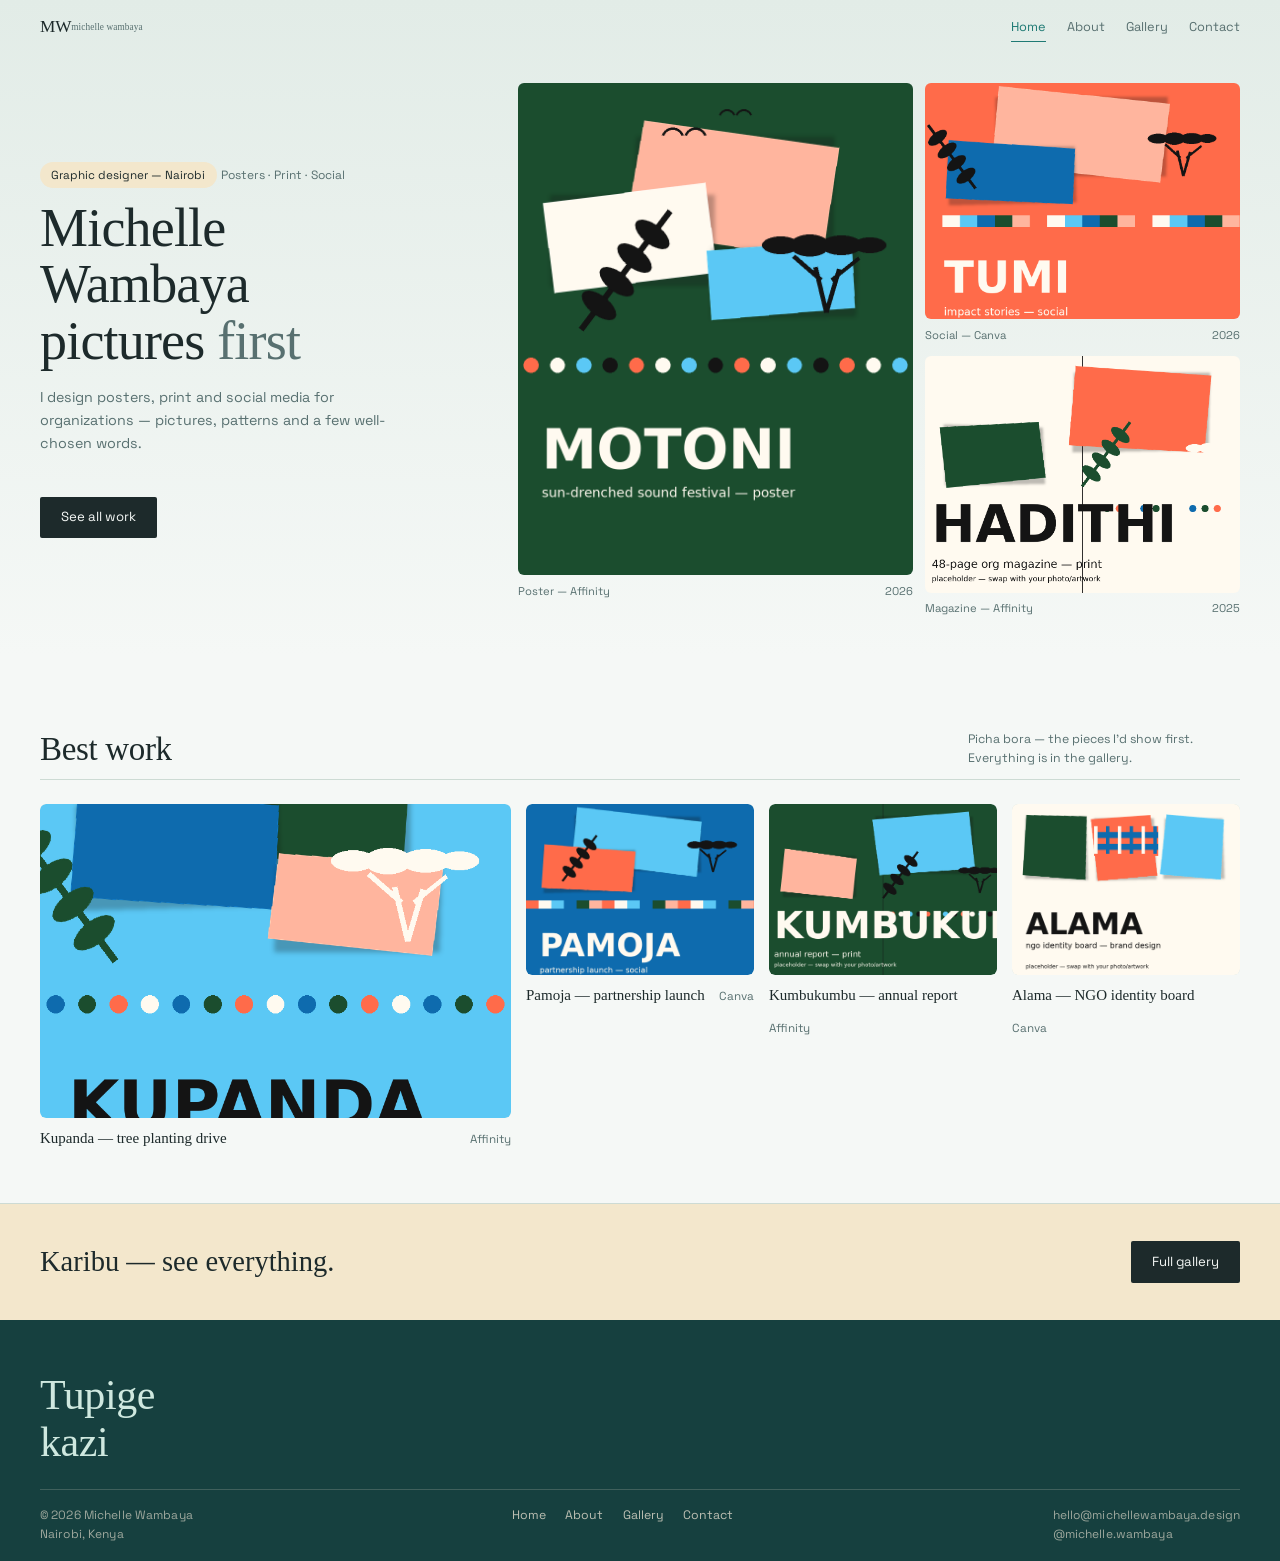
<file: index.html>
<!DOCTYPE html>
<html lang="en">
<head>
<meta charset="UTF-8">
<meta name="viewport" content="width=device-width, initial-scale=1.0">
<title>Michelle Wambaya — Graphic Designer</title>
<meta name="description" content="Michelle Wambaya is a Nairobi-based graphic designer specializing in posters, print design and social media for organizations.">
<link rel="preconnect" href="https://fonts.googleapis.com">
<link rel="preconnect" href="https://fonts.gstatic.com" crossorigin>
<link href="https://fonts.googleapis.com/css2?family=Archivo+Black&family=Space+Grotesk:wght@400;500;700&family=Space+Mono:wght@400;700&display=swap" rel="stylesheet">
<link rel="stylesheet" href="assets/css/style.css">
</head>
<body data-page="index">
<div class="grain" aria-hidden="true"></div>
<div class="cursor" aria-hidden="true"></div>
<div class="cursor-ring" aria-hidden="true"></div>
<header class="nav">
  <a class="nav-logo" href="index.html">MW<span class="dot" aria-hidden="true"></span><span class="mono" style="font-size:.62rem">michelle wambaya</span></a>
  <nav class="nav-links" aria-label="Main navigation">
    <a href="index.html" class="active" aria-current="page">Home</a>
    <a href="about.html">About</a>
    <a href="gallery.html">Gallery</a>
    <a href="contact.html">Contact</a>
  </nav>
  <button class="nav-burger" aria-label="Toggle menu" aria-expanded="false"><span></span><span></span><span></span></button>
</header>
<nav class="menu-overlay" aria-label="Mobile navigation">
  <a href="index.html"><span class="menu-idx">01</span>Home</a>
  <a href="about.html"><span class="menu-idx">02</span>About</a>
  <a href="gallery.html"><span class="menu-idx">03</span>Gallery</a>
  <a href="contact.html"><span class="menu-idx">04</span>Contact</a>
</nav>
<main>
  <section class="hero">
    <p class="hero-bg-word" aria-hidden="true">PICHA</p>
    <div class="shape-stage" aria-hidden="true">
      <div class="shape" data-depth="1.4" style="top:8%;right:12%">
        <div class="cube" style="--s:88px;--c1:#ff6b4a;--c2:#5bc8f5;--c3:#1b4d2e;--dur:16s">
          <div class="face f1"></div><div class="face f2"></div><div class="face f3"></div>
          <div class="face f4"></div><div class="face f5"></div><div class="face f6"></div>
        </div>
      </div>
      <div class="shape" data-depth="0.7" style="top:58%;left:-2%">
        <div class="sphere" style="--s:64px;--c1:#fffaf0;--c2:#ff6b4a;--c3:#0e6bae;--dur:7s"></div>
      </div>
      <div class="shape" data-depth="0.5" style="bottom:20%;right:32%">
        <div class="ring" style="--s:140px;--c1:#1b4d2e;--dur:18s"></div>
      </div>
      <div class="shape" data-depth="1.1" style="top:26%;left:40%">
        <div class="prism" style="--s:64px;--c1:#0e6bae;--c2:#ff6b4a;--dur:8s"></div>
      </div>
    </div>

    <div class="hero-inner">
      <div>
        <div class="hero-kicker reveal">
          <span class="tag">Graphic designer — Nairobi</span>
          <span class="mono">Posters · Print · Social</span>
        </div>
        <h1 class="hero-title display reveal">
          <span class="l1">Michelle</span>
          <span class="l2">Wambaya</span>
          <span class="l3">pictures <span class="outline">first</span></span>
        </h1>
        <p class="hero-intro reveal">
          I design posters, print and social media for organizations —
          pictures, patterns and a few well-chosen words.
        </p>
        <p class="reveal" style="margin-top:1.6rem">
          <a class="dl-btn" href="gallery.html" style="text-decoration:none">See all work</a>
        </p>
      </div>
      <div class="hero-side" aria-label="Featured work preview">
        <a class="float-card fc1 reveal" href="gallery.html" data-depth="1.2">
          <img src="assets/img/poster-1.png" alt="Motoni poster placeholder — torn-paper collage with acacia silhouette and beadwork strip on forest green">
          <span class="fc-label"><span>Poster — Affinity</span><span>2026</span></span>
        </a>
        <a class="float-card fc2 reveal" href="gallery.html" data-depth="0.8">
          <img src="assets/img/social-2.png" alt="Tumi social post placeholder — coral collage with kikoi stripe band and acacia silhouette">
          <span class="fc-label"><span>Social — Canva</span><span>2026</span></span>
        </a>
        <a class="float-card fc3 reveal" href="gallery.html" data-depth="1.0">
          <img src="assets/img/print-1.png" alt="Hadithi magazine spread placeholder — torn-paper collage with leaf branch on ivory">
          <span class="fc-label"><span>Magazine — Affinity</span><span>2025</span></span>
        </a>
      </div>
    </div>

    <div class="hero-marquee" aria-hidden="true">
      <div class="marquee-track">
        <span>Posters <i>●</i> Print <i>●</i> Social <i>●</i> Picha <i>●</i> Mifumo <i>●</i> Rangi <i>●</i> Posters <i>●</i> Print <i>●</i> Social <i>●</i> Picha <i>●</i> Mifumo <i>●</i> Rangi <i>●</i>&nbsp;</span>
        <span>Posters <i>●</i> Print <i>●</i> Social <i>●</i> Picha <i>●</i> Mifumo <i>●</i> Rangi <i>●</i> Posters <i>●</i> Print <i>●</i> Social <i>●</i> Picha <i>●</i> Mifumo <i>●</i> Rangi <i>●</i>&nbsp;</span>
      </div>
    </div>
  </section>

  <section class="section" style="padding-top:clamp(3rem,6vw,5rem)">
    <div class="sec-head">
      <h2 class="sec-title display reveal">Best <em>work</em></h2>
      <p class="sec-note reveal">Picha bora — the pieces I'd show first. Everything is in the gallery.</p>
    </div>
    <div class="work-ed">
      <article class="work-item we-a reveal">
        <span class="wi-num" aria-hidden="true">01</span>
        <a href="gallery.html">
          <div class="wi-img"><img src="assets/img/poster-5.png" alt="Kupanda poster placeholder — sky blue torn-paper collage with leaf branch and beadwork strip" loading="lazy"></div>
          <div class="wi-meta"><h3>Kupanda — tree planting drive</h3><span class="tool-chip affinity">Affinity</span></div>
        </a>
      </article>
      <article class="work-item we-b reveal">
        <span class="wi-num" aria-hidden="true">02</span>
        <a href="gallery.html">
          <div class="wi-img"><img src="assets/img/social-5.png" alt="Pamoja social post placeholder — ocean blue collage with kikoi stripe band" loading="lazy"></div>
          <div class="wi-meta"><h3>Pamoja — partnership launch</h3><span class="tool-chip canva">Canva</span></div>
        </a>
      </article>
      <article class="work-item we-c reveal">
        <span class="wi-num" aria-hidden="true">03</span>
        <a href="gallery.html">
          <div class="wi-img"><img src="assets/img/print-2.png" alt="Kumbukumbu annual report placeholder — forest green collage with torn paper and acacia silhouette" loading="lazy"></div>
          <div class="wi-meta"><h3>Kumbukumbu — annual report</h3><span class="tool-chip affinity">Affinity</span></div>
        </a>
      </article>
      <article class="work-item we-d reveal">
        <span class="wi-num" aria-hidden="true">04</span>
        <a href="gallery.html">
          <div class="wi-img"><img src="assets/img/brand-1.png" alt="Alama NGO identity board placeholder — ivory brand board with shuka-check pattern and logo tiles" loading="lazy"></div>
          <div class="wi-meta"><h3>Alama — NGO identity board</h3><span class="tool-chip canva">Canva</span></div>
        </a>
      </article>
    </div>
  </section>

  <div class="cta-band">
    <h3 class="reveal">Karibu — see everything.</h3>
    <a href="gallery.html" class="reveal">Full gallery</a>
  </div>
</main>
<div class="pattern-band" aria-hidden="true"></div>
<footer class="footer">
  <span class="vert vert-label mono" aria-hidden="true">asante — thank you</span>
  <p class="footer-giant reveal">Tupige<br><a href="contact.html">kazi</a></p>
  <div class="footer-grid">
    <p class="mono">© <span class="js-year"></span> Michelle Wambaya<br>Nairobi, Kenya</p>
    <nav aria-label="Footer navigation">
      <a href="index.html">Home</a>
      <a href="about.html">About</a>
      <a href="gallery.html">Gallery</a>
      <a href="contact.html">Contact</a>
    </nav>
    <p class="mono">hello@michellewambaya.design<br>@michelle.wambaya</p>
  </div>
</footer><script src="assets/js/main.js"></script>
</body>
</html>
</file>
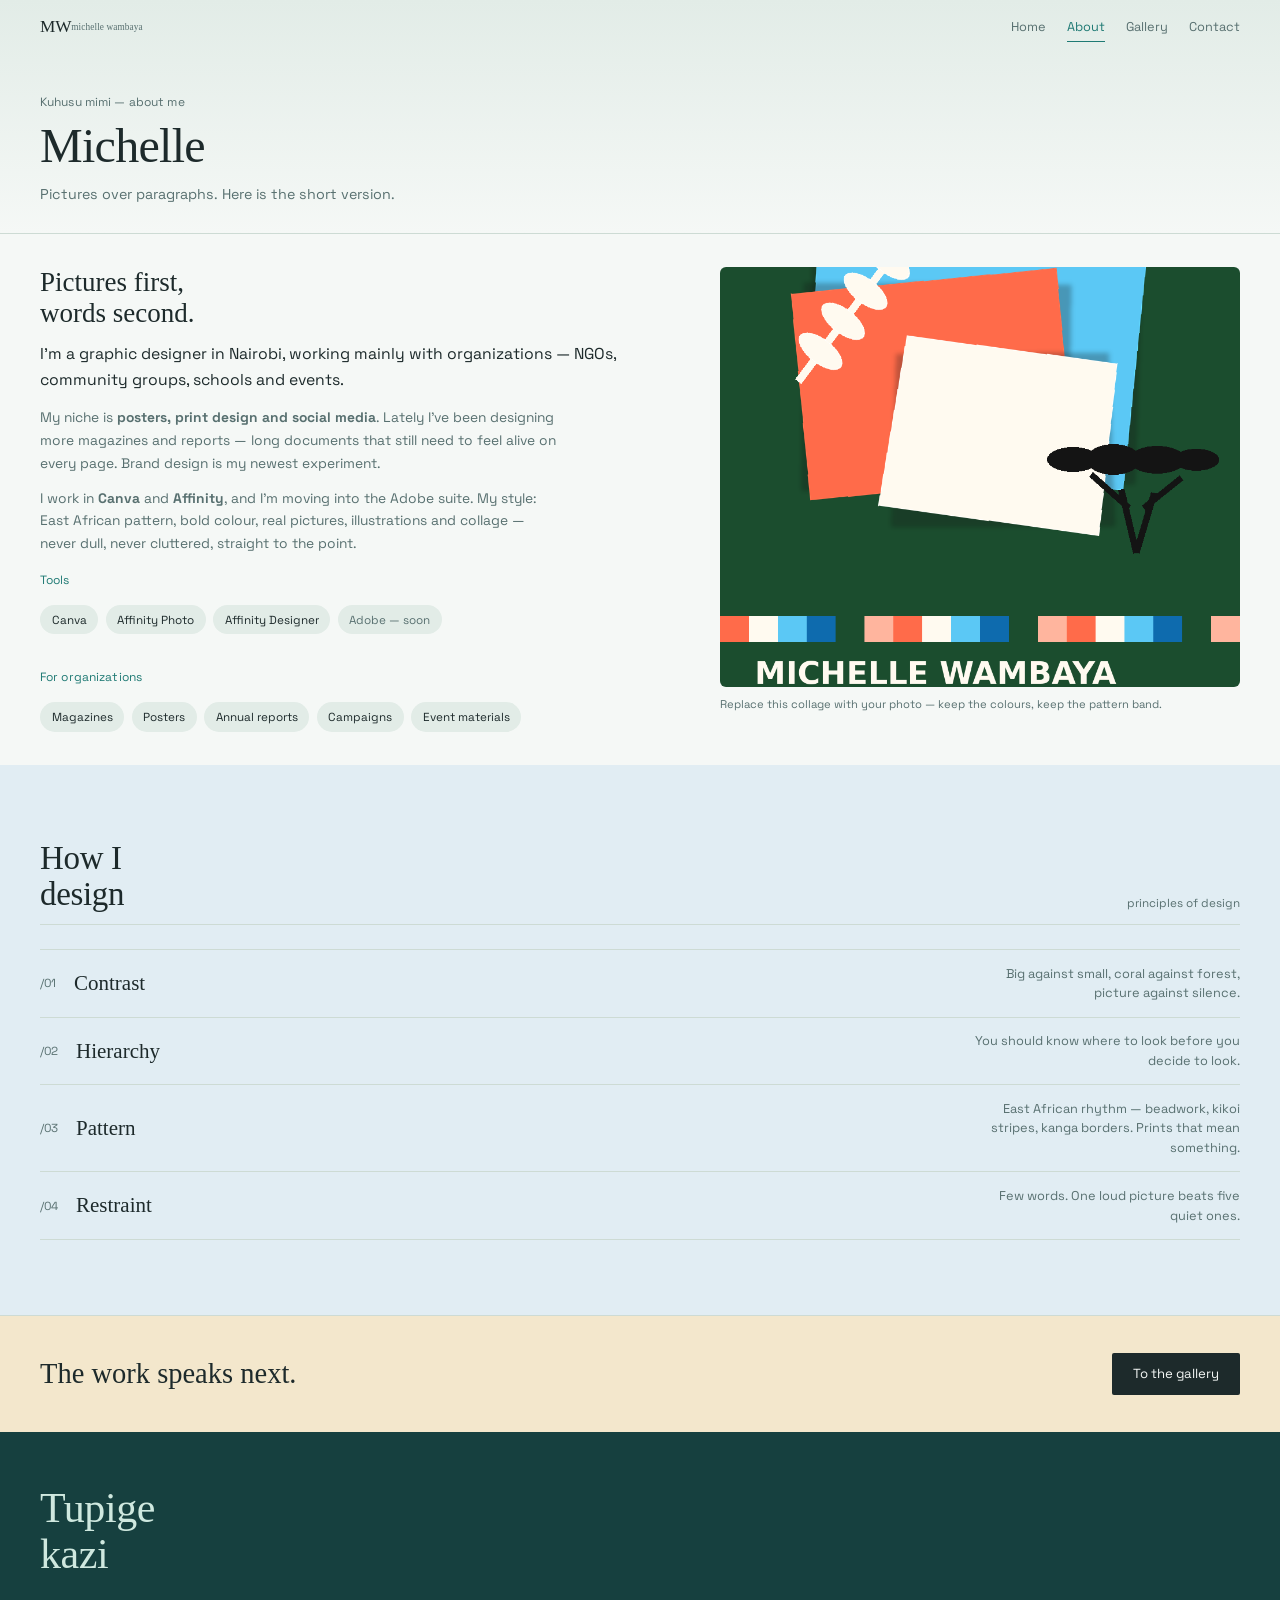
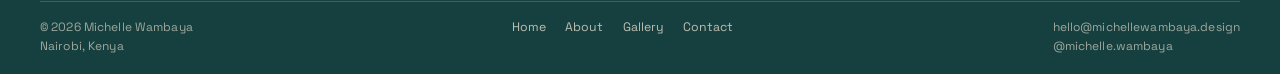
<file: about.html>
<!DOCTYPE html>
<html lang="en">
<head>
<meta charset="UTF-8">
<meta name="viewport" content="width=device-width, initial-scale=1.0">
<title>About — Michelle Wambaya</title>
<meta name="description" content="More about Michelle Wambaya — Nairobi-based graphic designer working with organizations on posters, print, magazines and social media.">
<link rel="preconnect" href="https://fonts.googleapis.com">
<link rel="preconnect" href="https://fonts.gstatic.com" crossorigin>
<link href="https://fonts.googleapis.com/css2?family=Archivo+Black&family=Space+Grotesk:wght@400;500;700&family=Space+Mono:wght@400;700&display=swap" rel="stylesheet">
<link rel="stylesheet" href="assets/css/style.css">
</head>
<body data-page="about">
<div class="grain" aria-hidden="true"></div>
<div class="cursor" aria-hidden="true"></div>
<div class="cursor-ring" aria-hidden="true"></div>
<header class="nav">
  <a class="nav-logo" href="index.html">MW<span class="dot" aria-hidden="true"></span><span class="mono" style="font-size:.62rem">michelle wambaya</span></a>
  <nav class="nav-links" aria-label="Main navigation">
    <a href="index.html">Home</a>
    <a href="about.html" class="active" aria-current="page">About</a>
    <a href="gallery.html">Gallery</a>
    <a href="contact.html">Contact</a>
  </nav>
  <button class="nav-burger" aria-label="Toggle menu" aria-expanded="false"><span></span><span></span><span></span></button>
</header>
<nav class="menu-overlay" aria-label="Mobile navigation">
  <a href="index.html"><span class="menu-idx">01</span>Home</a>
  <a href="about.html"><span class="menu-idx">02</span>About</a>
  <a href="gallery.html"><span class="menu-idx">03</span>Gallery</a>
  <a href="contact.html"><span class="menu-idx">04</span>Contact</a>
</nav>
<main>
  <section class="page-hero">
    <div class="shape-stage" aria-hidden="true">
      <div class="shape" data-depth="1.2" style="top:26%;right:14%">
        <div class="sphere" style="--s:80px;--c1:#fffaf0;--c2:#ff6b4a;--c3:#1b4d2e;--dur:6.5s"></div>
      </div>
    </div>
    <span class="mono reveal">Kuhusu mimi — about me</span>
    <h1 class="ph-title display reveal">Michelle</h1>
    <p class="ph-sub reveal">Pictures over paragraphs. Here is the short version.</p>
  </section>

  <div class="pattern-band" aria-hidden="true"></div>

  <section class="ab-grid">
    <div class="ab-txt">
      <h2 class="reveal">Pictures first,<br><span>words second.</span></h2>
      <p class="lede reveal">I'm a graphic designer in Nairobi, working mainly with organizations — NGOs, community groups, schools and events.</p>
      <p class="reveal">My niche is <strong>posters, print design and social media</strong>. Lately I've been designing more magazines and reports — long documents that still need to feel alive on every page. Brand design is my newest experiment.</p>
      <p class="reveal">I work in <strong>Canva</strong> and <strong>Affinity</strong>, and I'm moving into the Adobe suite. My style: East African pattern, bold colour, real pictures, illustrations and collage — never dull, never cluttered, straight to the point.</p>
      <div class="reveal">
        <span class="mono" style="color:var(--tomato)">Tools</span>
        <div class="tool-list">
          <span class="tool-pill">Canva</span>
          <span class="tool-pill">Affinity Photo</span>
          <span class="tool-pill">Affinity Designer</span>
          <span class="tool-pill next">Adobe — soon</span>
        </div>
      </div>
      <div class="reveal" style="margin-top:2rem">
        <span class="mono" style="color:var(--tomato)">For organizations</span>
        <div class="tool-list">
          <span class="tool-pill">Magazines</span>
          <span class="tool-pill">Posters</span>
          <span class="tool-pill">Annual reports</span>
          <span class="tool-pill">Campaigns</span>
          <span class="tool-pill">Event materials</span>
        </div>
      </div>
    </div>
    <figure class="ab-img reveal">
      <img src="assets/img/portrait.png" alt="Portrait placeholder — layered torn-paper collage in forest green, sky blue and coral with acacia silhouette and kikoi stripe band">
      <figcaption>Replace this collage with your photo — keep the colours, keep the pattern band.</figcaption>
    </figure>
  </section>

  <div class="pattern-band" aria-hidden="true"></div>

  <section class="section interests" style="padding-top:clamp(3rem,6vw,5rem);padding-bottom:clamp(3rem,6vw,5rem)">
    <div class="sec-head">
      <h2 class="sec-title display reveal">How I<br>design</h2>
      <span class="int-tag reveal">principles of design</span>
    </div>
    <ul class="int-list">
      <li class="int-row reveal"><span class="idx">/01</span><h3>Contrast</h3><p>Big against small, coral against forest, picture against silence.</p></li>
      <li class="int-row reveal"><span class="idx">/02</span><h3>Hierarchy</h3><p>You should know where to look before you decide to look.</p></li>
      <li class="int-row reveal"><span class="idx">/03</span><h3>Pattern</h3><p>East African rhythm — beadwork, kikoi stripes, kanga borders. Prints that mean something.</p></li>
      <li class="int-row reveal"><span class="idx">/04</span><h3>Restraint</h3><p>Few words. One loud picture beats five quiet ones.</p></li>
    </ul>
  </section>

  <div class="cta-band">
    <h3 class="reveal">The work speaks next.</h3>
    <a href="gallery.html" class="reveal">To the gallery</a>
  </div>
</main>
<div class="pattern-band" aria-hidden="true"></div>
<footer class="footer">
  <span class="vert vert-label mono" aria-hidden="true">asante — thank you</span>
  <p class="footer-giant reveal">Tupige<br><a href="contact.html">kazi</a></p>
  <div class="footer-grid">
    <p class="mono">© <span class="js-year"></span> Michelle Wambaya<br>Nairobi, Kenya</p>
    <nav aria-label="Footer navigation">
      <a href="index.html">Home</a>
      <a href="about.html">About</a>
      <a href="gallery.html">Gallery</a>
      <a href="contact.html">Contact</a>
    </nav>
    <p class="mono">hello@michellewambaya.design<br>@michelle.wambaya</p>
  </div>
</footer><script src="assets/js/main.js"></script>
</body>
</html>
</file>
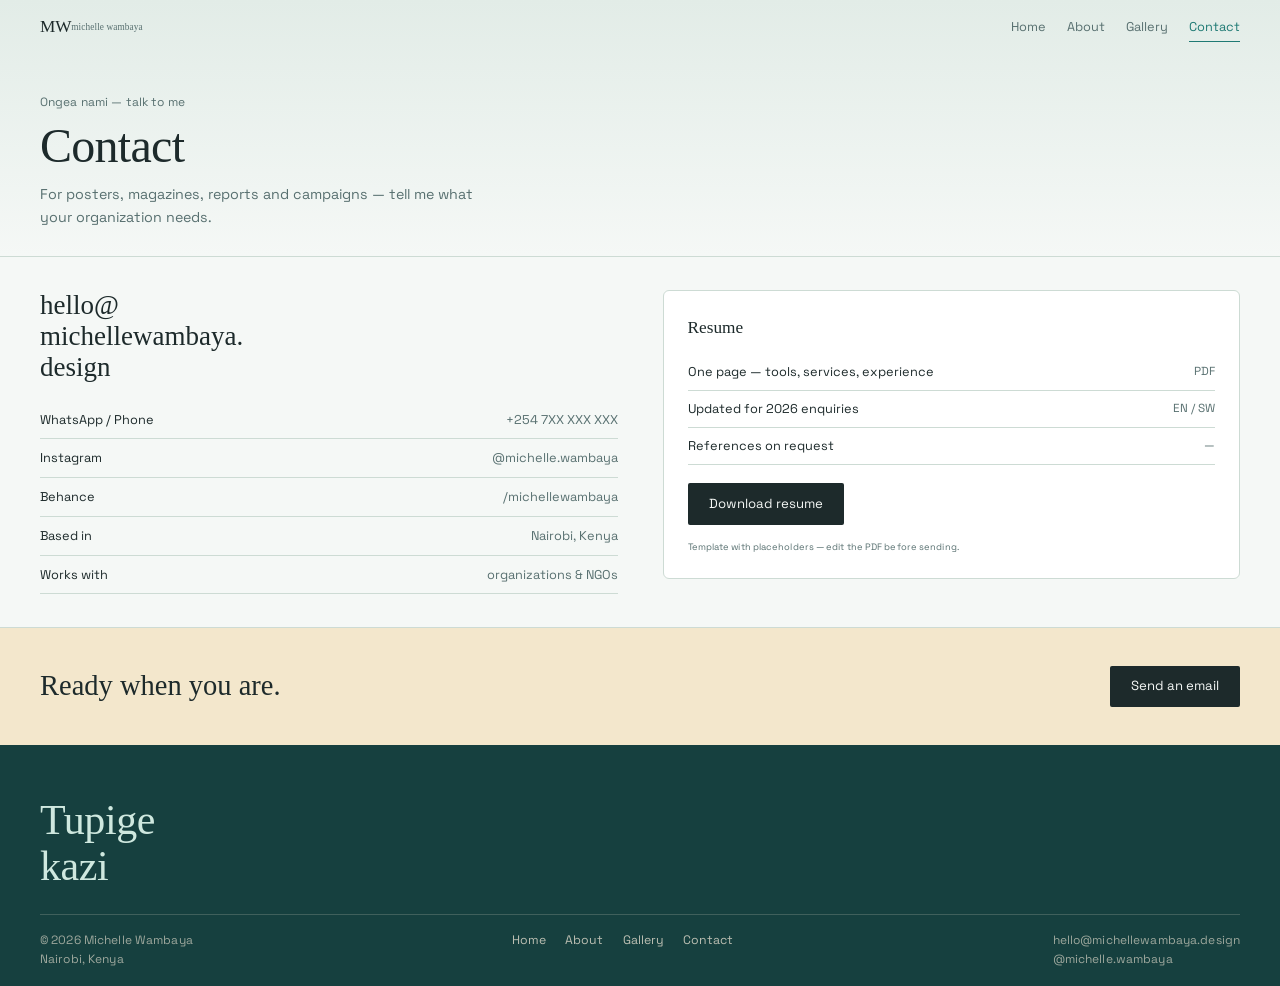
<file: contact.html>
<!DOCTYPE html>
<html lang="en">
<head>
<meta charset="UTF-8">
<meta name="viewport" content="width=device-width, initial-scale=1.0">
<title>Contact — Michelle Wambaya</title>
<meta name="description" content="Contact Michelle Wambaya and download her resume.">
<link rel="preconnect" href="https://fonts.googleapis.com">
<link rel="preconnect" href="https://fonts.gstatic.com" crossorigin>
<link href="https://fonts.googleapis.com/css2?family=Archivo+Black&family=Space+Grotesk:wght@400;500;700&family=Space+Mono:wght@400;700&display=swap" rel="stylesheet">
<link rel="stylesheet" href="assets/css/style.css">
</head>
<body data-page="contact">
<div class="grain" aria-hidden="true"></div>
<div class="cursor" aria-hidden="true"></div>
<div class="cursor-ring" aria-hidden="true"></div>
<header class="nav">
  <a class="nav-logo" href="index.html">MW<span class="dot" aria-hidden="true"></span><span class="mono" style="font-size:.62rem">michelle wambaya</span></a>
  <nav class="nav-links" aria-label="Main navigation">
    <a href="index.html">Home</a>
    <a href="about.html">About</a>
    <a href="gallery.html">Gallery</a>
    <a href="contact.html" class="active" aria-current="page">Contact</a>
  </nav>
  <button class="nav-burger" aria-label="Toggle menu" aria-expanded="false"><span></span><span></span><span></span></button>
</header>
<nav class="menu-overlay" aria-label="Mobile navigation">
  <a href="index.html"><span class="menu-idx">01</span>Home</a>
  <a href="about.html"><span class="menu-idx">02</span>About</a>
  <a href="gallery.html"><span class="menu-idx">03</span>Gallery</a>
  <a href="contact.html"><span class="menu-idx">04</span>Contact</a>
</nav>
<main>
  <section class="page-hero">
    <div class="shape-stage" aria-hidden="true">
      <div class="shape" data-depth="1.3" style="top:16%;right:8%">
        <div class="cube" style="--s:72px;--c1:#ff6b4a;--c2:#1b4d2e;--c3:#fffaf0;--dur:14s">
          <div class="face f1"></div><div class="face f2"></div><div class="face f3"></div>
          <div class="face f4"></div><div class="face f5"></div><div class="face f6"></div>
        </div>
      </div>
      <div class="shape" data-depth="0.7" style="bottom:10%;left:8%">
        <div class="prism" style="--s:56px;--c1:#1b4d2e;--c2:#5bc8f5;--dur:6.5s"></div>
      </div>
    </div>
    <span class="mono reveal">Ongea nami — talk to me</span>
    <h1 class="ph-title display reveal">Contact</h1>
    <p class="ph-sub reveal">For posters, magazines, reports and campaigns — tell me what your organization needs.</p>
  </section>

  <div class="ct-wrap">
    <div class="reveal">
      <span class="mono" style="color:var(--cream)"> </span>
      <a class="ct-mail" href="mailto:hello@michellewambaya.design">hello@<br>michellewambaya.<br>design</a>
      <ul class="ct-list">
        <li><span>WhatsApp / Phone</span><span>+254 7XX XXX XXX</span></li>
        <li><span>Instagram</span><span>@michelle.wambaya</span></li>
        <li><span>Behance</span><span>/michellewambaya</span></li>
        <li><span>Based in</span><span>Nairobi, Kenya</span></li>
        <li><span>Works with</span><span>organizations &amp; NGOs</span></li>
      </ul>
    </div>
    <div class="resume-card reveal">
      <h3>Resume</h3>
      <div class="resume-row"><span>One page — tools, services, experience</span><span>PDF</span></div>
      <div class="resume-row"><span>Updated for 2026 enquiries</span><span>EN / SW</span></div>
      <div class="resume-row"><span>References on request</span><span>—</span></div>
      <a class="dl-btn" href="assets/michelle-wambaya-resume.pdf" download>Download resume</a>
      <p class="mono" style="margin-top:1rem;font-size:.62rem;color:var(--ink-soft)">Template with placeholders — edit the PDF before sending.</p>
    </div>
  </div>

  <div class="pattern-band" aria-hidden="true"></div>

  <div class="cta-band">
    <h3 class="reveal">Ready when you are.</h3>
    <a href="mailto:hello@michellewambaya.design" class="reveal">Send an email</a>
  </div>
</main>
<div class="pattern-band" aria-hidden="true"></div>
<footer class="footer">
  <span class="vert vert-label mono" aria-hidden="true">asante — thank you</span>
  <p class="footer-giant reveal">Tupige<br><a href="contact.html">kazi</a></p>
  <div class="footer-grid">
    <p class="mono">© <span class="js-year"></span> Michelle Wambaya<br>Nairobi, Kenya</p>
    <nav aria-label="Footer navigation">
      <a href="index.html">Home</a>
      <a href="about.html">About</a>
      <a href="gallery.html">Gallery</a>
      <a href="contact.html">Contact</a>
    </nav>
    <p class="mono">hello@michellewambaya.design<br>@michelle.wambaya</p>
  </div>
</footer><script src="assets/js/main.js"></script>
</body>
</html>
</file>
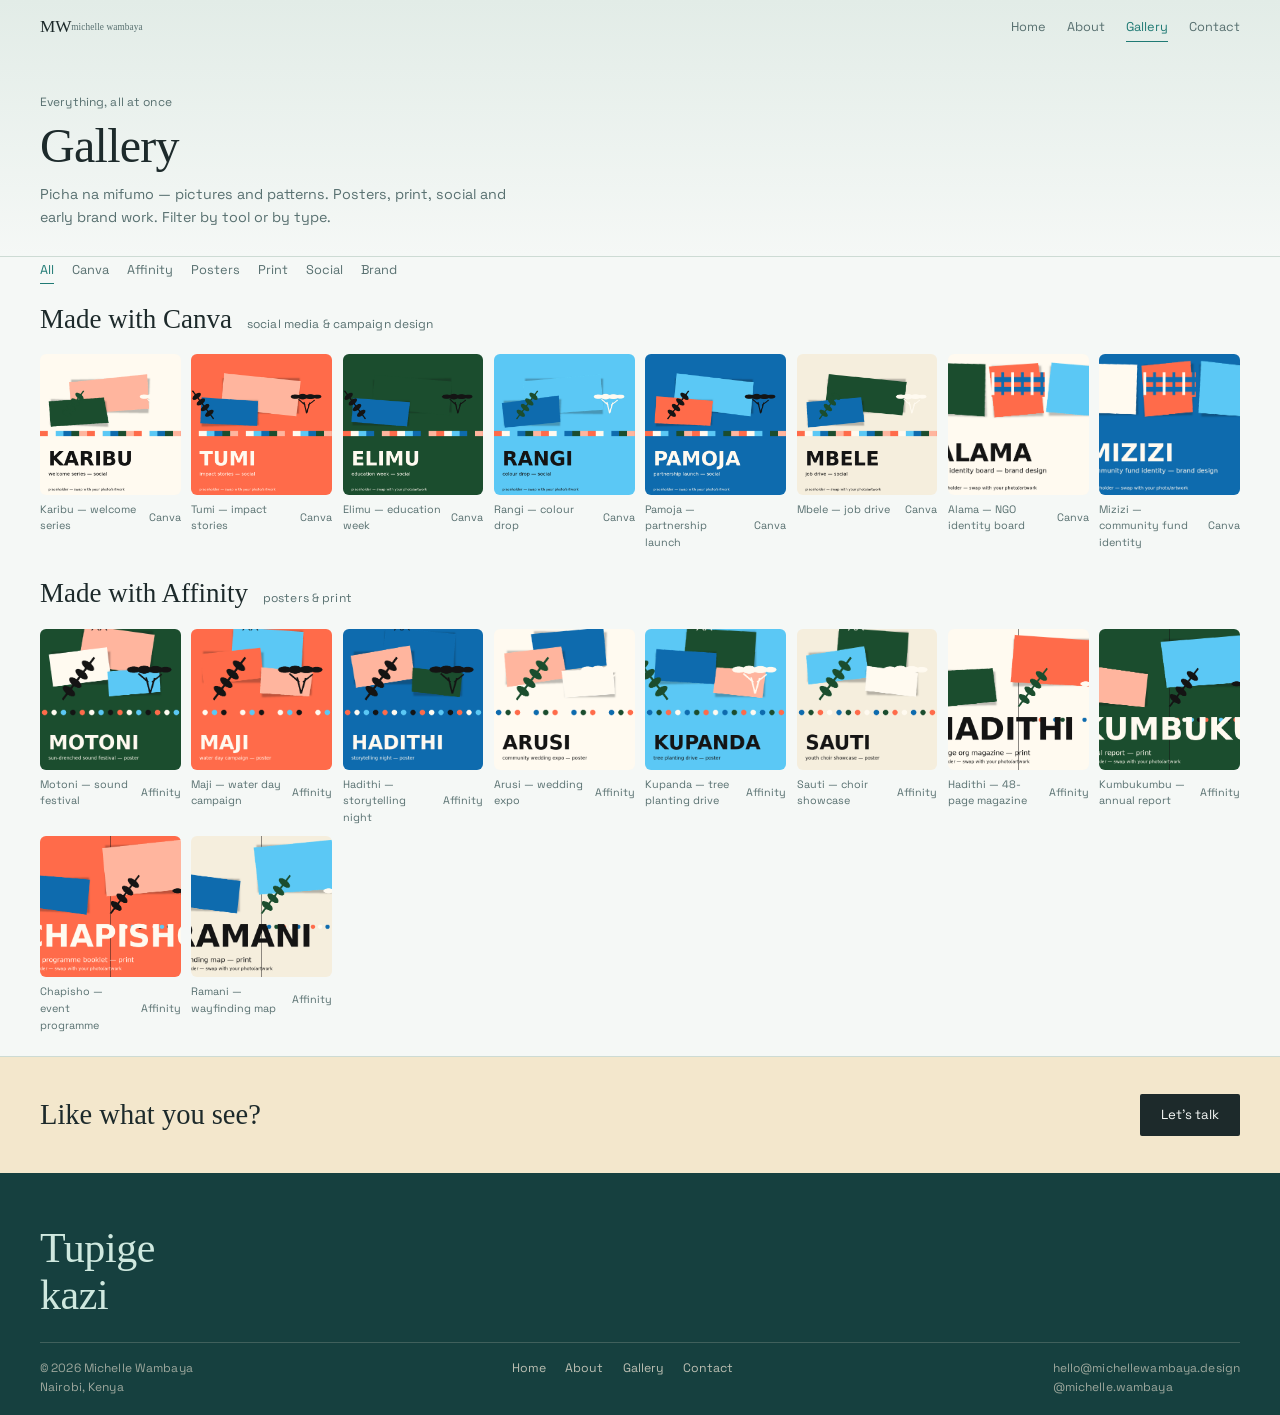
<file: gallery.html>
<!DOCTYPE html>
<html lang="en">
<head>
<meta charset="UTF-8">
<meta name="viewport" content="width=device-width, initial-scale=1.0">
<title>Gallery — Michelle Wambaya</title>
<meta name="description" content="Full gallery of Michelle Wambaya's work — Canva designs, Affinity designs, posters, print, social media and brand design.">
<link rel="preconnect" href="https://fonts.googleapis.com">
<link rel="preconnect" href="https://fonts.gstatic.com" crossorigin>
<link href="https://fonts.googleapis.com/css2?family=Archivo+Black&family=Space+Grotesk:wght@400;500;700&family=Space+Mono:wght@400;700&display=swap" rel="stylesheet">
<link rel="stylesheet" href="assets/css/style.css">
</head>
<body data-page="gallery">
<div class="grain" aria-hidden="true"></div>
<div class="cursor" aria-hidden="true"></div>
<div class="cursor-ring" aria-hidden="true"></div>
<header class="nav">
  <a class="nav-logo" href="index.html">MW<span class="dot" aria-hidden="true"></span><span class="mono" style="font-size:.62rem">michelle wambaya</span></a>
  <nav class="nav-links" aria-label="Main navigation">
    <a href="index.html">Home</a>
    <a href="about.html">About</a>
    <a href="gallery.html" class="active" aria-current="page">Gallery</a>
    <a href="contact.html">Contact</a>
  </nav>
  <button class="nav-burger" aria-label="Toggle menu" aria-expanded="false"><span></span><span></span><span></span></button>
</header>
<nav class="menu-overlay" aria-label="Mobile navigation">
  <a href="index.html"><span class="menu-idx">01</span>Home</a>
  <a href="about.html"><span class="menu-idx">02</span>About</a>
  <a href="gallery.html"><span class="menu-idx">03</span>Gallery</a>
  <a href="contact.html"><span class="menu-idx">04</span>Contact</a>
</nav>
<main>
  <section class="page-hero">
    <div class="shape-stage" aria-hidden="true">
      <div class="shape" data-depth="1.3" style="top:18%;right:8%">
        <div class="cube" style="--s:76px;--c1:#fffaf0;--c2:#5bc8f5;--c3:#1b4d2e;--dur:15s">
          <div class="face f1"></div><div class="face f2"></div><div class="face f3"></div>
          <div class="face f4"></div><div class="face f5"></div><div class="face f6"></div>
        </div>
      </div>
      <div class="shape" data-depth="0.6" style="bottom:14%;left:6%">
        <div class="sphere" style="--s:58px;--c1:#fffaf0;--c2:#ff6b4a;--c3:#0e6bae;--dur:6s"></div>
      </div>
    </div>
    <span class="mono reveal">Everything, all at once</span>
    <h1 class="ph-title display reveal">Gallery</h1>
    <p class="ph-sub reveal">Picha na mifumo — pictures and patterns. Posters, print, social and early brand work. Filter by tool or by type.</p>
  </section>

  <div class="filter-bar reveal" role="group" aria-label="Filter works">
    <button class="filter-chip active" data-filter="all">All</button>
    <button class="filter-chip" data-filter="canva">Canva</button>
    <button class="filter-chip" data-filter="affinity">Affinity</button>
    <button class="filter-chip" data-filter="poster">Posters</button>
    <button class="filter-chip" data-filter="print">Print</button>
    <button class="filter-chip" data-filter="social">Social</button>
    <button class="filter-chip" data-filter="brand">Brand</button>
  </div>

  <!-- ============ CANVA ============ -->
  <section class="gal-section">
    <div class="gal-head reveal">
      <h2>Made with Canva</h2>
      <span class="mono">social media &amp; campaign design</span>
    </div>
    <div class="gal-grid">
      <figure class="g-item g4 gl-rot reveal" data-cat="canva social">
        <img src="assets/img/social-1.png" alt="Karibu social post placeholder — ivory collage with kikoi band" loading="lazy">
        <figcaption class="g-cap"><span>Karibu — welcome series</span><span class="tool-chip canva">Canva</span></figcaption>
      </figure>
      <figure class="g-item g4  reveal" data-cat="canva social">
        <img src="assets/img/social-2.png" alt="Tumi social post placeholder — coral collage with acacia silhouette" loading="lazy">
        <figcaption class="g-cap"><span>Tumi — impact stories</span><span class="tool-chip canva">Canva</span></figcaption>
      </figure>
      <figure class="g-item g4 gr-rot reveal" data-cat="canva social">
        <img src="assets/img/social-3.png" alt="Elimu social post placeholder — forest green collage with leaf branch" loading="lazy">
        <figcaption class="g-cap"><span>Elimu — education week</span><span class="tool-chip canva">Canva</span></figcaption>
      </figure>
      <figure class="g-item g4  reveal" data-cat="canva social">
        <img src="assets/img/social-4.png" alt="Rangi social post placeholder — sky blue collage with torn paper" loading="lazy">
        <figcaption class="g-cap"><span>Rangi — colour drop</span><span class="tool-chip canva">Canva</span></figcaption>
      </figure>
      <figure class="g-item g4 gl-rot reveal" data-cat="canva social">
        <img src="assets/img/social-5.png" alt="Pamoja social post placeholder — ocean blue collage with kikoi band" loading="lazy">
        <figcaption class="g-cap"><span>Pamoja — partnership launch</span><span class="tool-chip canva">Canva</span></figcaption>
      </figure>
      <figure class="g-item g4  reveal" data-cat="canva social">
        <img src="assets/img/social-6.png" alt="Mbele social post placeholder — sand collage with beadwork circles" loading="lazy">
        <figcaption class="g-cap"><span>Mbele — job drive</span><span class="tool-chip canva">Canva</span></figcaption>
      </figure>
      <figure class="g-item g6 gl-rot reveal" data-cat="canva brand">
        <img src="assets/img/brand-1.png" alt="Alama identity board placeholder — ivory brand board with shuka-check pattern" loading="lazy">
        <figcaption class="g-cap"><span>Alama — NGO identity board</span><span class="tool-chip canva">Canva</span></figcaption>
      </figure>
      <figure class="g-item g6  reveal" data-cat="canva brand">
        <img src="assets/img/brand-2.png" alt="Mizizi identity board placeholder — ocean blue brand board with logo tiles" loading="lazy">
        <figcaption class="g-cap"><span>Mizizi — community fund identity</span><span class="tool-chip canva">Canva</span></figcaption>
      </figure>
    </div>
  </section>

  <!-- ============ AFFINITY ============ -->
  <section class="gal-section">
    <div class="gal-head reveal">
      <h2>Made with Affinity</h2>
      <span class="mono">posters &amp; print</span>
    </div>
    <div class="gal-grid">
      <figure class="g-item g4  reveal" data-cat="affinity poster">
        <img src="assets/img/poster-1.png" alt="Motoni poster placeholder — forest green collage with acacia and beadwork strip" loading="lazy">
        <figcaption class="g-cap"><span>Motoni — sound festival</span><span class="tool-chip affinity">Affinity</span></figcaption>
      </figure>
      <figure class="g-item g4 gl-rot reveal" data-cat="affinity poster">
        <img src="assets/img/poster-2.png" alt="Maji poster placeholder — coral collage with torn paper and bird silhouettes" loading="lazy">
        <figcaption class="g-cap"><span>Maji — water day campaign</span><span class="tool-chip affinity">Affinity</span></figcaption>
      </figure>
      <figure class="g-item g4  reveal" data-cat="affinity poster">
        <img src="assets/img/poster-3.png" alt="Hadithi poster placeholder — ocean blue collage with leaf branch" loading="lazy">
        <figcaption class="g-cap"><span>Hadithi — storytelling night</span><span class="tool-chip affinity">Affinity</span></figcaption>
      </figure>
      <figure class="g-item g4 gr-rot reveal" data-cat="affinity poster">
        <img src="assets/img/poster-4.png" alt="Arusi poster placeholder — ivory collage with acacia silhouette" loading="lazy">
        <figcaption class="g-cap"><span>Arusi — wedding expo</span><span class="tool-chip affinity">Affinity</span></figcaption>
      </figure>
      <figure class="g-item g4  reveal" data-cat="affinity poster">
        <img src="assets/img/poster-5.png" alt="Kupanda poster placeholder — sky blue collage with beadwork strip" loading="lazy">
        <figcaption class="g-cap"><span>Kupanda — tree planting drive</span><span class="tool-chip affinity">Affinity</span></figcaption>
      </figure>
      <figure class="g-item g4 gl-rot reveal" data-cat="affinity poster">
        <img src="assets/img/poster-6.png" alt="Sauti poster placeholder — sand collage with torn paper" loading="lazy">
        <figcaption class="g-cap"><span>Sauti — choir showcase</span><span class="tool-chip affinity">Affinity</span></figcaption>
      </figure>
      <figure class="g-item g6  reveal" data-cat="affinity print">
        <img src="assets/img/print-1.png" alt="Hadithi magazine spread placeholder — ivory collage with leaf branch and beadwork" loading="lazy">
        <figcaption class="g-cap"><span>Hadithi — 48-page magazine</span><span class="tool-chip affinity">Affinity</span></figcaption>
      </figure>
      <figure class="g-item g6 gr-rot reveal" data-cat="affinity print">
        <img src="assets/img/print-2.png" alt="Kumbukumbu report spread placeholder — forest green collage with acacia" loading="lazy">
        <figcaption class="g-cap"><span>Kumbukumbu — annual report</span><span class="tool-chip affinity">Affinity</span></figcaption>
      </figure>
      <figure class="g-item g6  reveal" data-cat="affinity print">
        <img src="assets/img/print-3.png" alt="Chapisho programme placeholder — coral collage with beadwork strip" loading="lazy">
        <figcaption class="g-cap"><span>Chapisho — event programme</span><span class="tool-chip affinity">Affinity</span></figcaption>
      </figure>
      <figure class="g-item g6 gl-rot reveal" data-cat="affinity print">
        <img src="assets/img/print-4.png" alt="Ramani map spread placeholder — sand collage with torn paper and acacia" loading="lazy">
        <figcaption class="g-cap"><span>Ramani — wayfinding map</span><span class="tool-chip affinity">Affinity</span></figcaption>
      </figure>
    </div>
  </section>

  <div class="cta-band">
    <h3 class="reveal">Like what you see?</h3>
    <a href="contact.html" class="reveal">Let's talk</a>
  </div>
</main>
<div class="pattern-band" aria-hidden="true"></div>
<footer class="footer">
  <span class="vert vert-label mono" aria-hidden="true">asante — thank you</span>
  <p class="footer-giant reveal">Tupige<br><a href="contact.html">kazi</a></p>
  <div class="footer-grid">
    <p class="mono">© <span class="js-year"></span> Michelle Wambaya<br>Nairobi, Kenya</p>
    <nav aria-label="Footer navigation">
      <a href="index.html">Home</a>
      <a href="about.html">About</a>
      <a href="gallery.html">Gallery</a>
      <a href="contact.html">Contact</a>
    </nav>
    <p class="mono">hello@michellewambaya.design<br>@michelle.wambaya</p>
  </div>
</footer><script src="assets/js/main.js"></script>
</body>
</html>
</file>
<file: assets/css/style.css>
/* ============================================================
   LENA MARQUES graphic design portfolio
   Minimal and reserved. The work leads, the page stays quiet.
   No patterns, no decorative shapes, no outlines or offset
   shadows. Real photography and plain type carry the design.
   All class names are unchanged so your HTML keeps working.
   ============================================================ */

:root{
  --ink:#1d2a2b;            /* deep green grey */
  --ink-soft:#587070;
  --cream:#f5f8f6;          /* soft mist */
  --cream-2:#e2ece7;        /* sage wash */
  --line:#cddbd4;

  --leaf:#1f7a74;           /* lagoon teal, the main accent */
  --forest:#1f7a74;
  --deep:#16403f;           /* deep teal for footer and bands */
  --tomato:#1f7a74;
  --tang:#d9a07f;           /* soft apricot */
  --red:#1f7a74;
  --ocean:#16403f;
  --indigo:#16403f;
  --sky:#e1edf3;            /* powder blue wash */
  --lime:#cfe8df;           /* light mint for use on dark */
  --yellow:#f3e7cc;         /* warm sand */
  --ochre:#587070;

  --font-display:"Fraunces","Georgia","Times New Roman",serif;
  --font-body:"Space Grotesk","Helvetica Neue",Arial,sans-serif;
  --font-mono:"Space Grotesk","Helvetica Neue",Arial,sans-serif;

  --pad:max(clamp(1rem,3vw,2.25rem),calc((100% - 1200px)/2));
  --ease:cubic-bezier(.22,1,.36,1);
}

*,*::before,*::after{margin:0;padding:0;box-sizing:border-box}
html{scroll-behavior:smooth;font-size:15px}
@media (min-width:1500px){html{font-size:16px}}
body{
  cursor:auto!important;font-family:var(--font-body);background:var(--cream);color:var(--ink);
  overflow-x:hidden;-webkit-font-smoothing:antialiased;line-height:1.55;
}
h1,h2,h3,h4{font-weight:400}
img{display:block;max-width:100%;height:auto}
a{color:inherit;text-decoration:none}
ul{list-style:none}
::selection{background:var(--leaf);color:var(--cream)}
:focus-visible{outline:2px solid var(--leaf);outline-offset:3px}

/* ---------- removed decoration, hidden so old markup stays quiet ---------- */
.cursor,.cursor-ring,.cursor-dot,.cursor-follower,.grain,.shape-stage,.shape,.cube,.sphere,.ring,.prism,.calabash,
.hero-bg-word,.hero-marquee,.wi-num,.big-no,.nav-logo .dot,
.pattern-band,.kanga-pindo,.zigzag-band,.clay-band,.matatu-stripe,.tinga-dots{display:none!important}
.kitenge-edge::after{display:none}
.kikoy-stripes,.swahili-lattice,.kiondo-weave,.tea-rows,.bead-dots,.kanga-frame,
.soapstone,.net-mesh,.carved-chevron,.palm-mat,.lamu-door,.flamingo-salt,
.shuka,.imigongo-block{background:var(--cream-2);border:0;padding:1.2rem}

/* ---------- navigation ---------- */
.nav{
  position:fixed;top:0;left:0;right:0;z-index:900;
  display:flex;align-items:center;justify-content:space-between;
  padding:.8rem var(--pad);transition:background .3s,border-color .3s;
  border-bottom:1px solid transparent;
}
.nav.scrolled{background:color-mix(in srgb,var(--cream) 92%,transparent);backdrop-filter:blur(8px);border-bottom-color:var(--line)}
.nav-logo{font-family:var(--font-display);font-size:1.15rem;letter-spacing:-.01em;display:flex;align-items:center}
.nav-links{display:flex;gap:1.4rem;align-items:center}
.nav-links a{font-size:.85rem;color:var(--ink-soft);padding:.3rem 0;border-bottom:1px solid transparent;transition:color .25s,border-color .25s}
.nav-links a:hover{color:var(--ink)}
.nav-links a.active{color:var(--leaf);border-bottom-color:var(--leaf)}
.nav-burger{display:none;background:none;border:none;cursor:pointer;z-index:960;width:44px;height:44px;position:relative}
.nav-burger span{position:absolute;left:11px;right:11px;height:1.5px;background:var(--ink);transition:.3s var(--ease)}
.nav-burger span:nth-child(1){top:16px}.nav-burger span:nth-child(2){top:22px}.nav-burger span:nth-child(3){top:28px}
.nav-burger.open span:nth-child(1){top:22px;transform:rotate(45deg)}
.nav-burger.open span:nth-child(2){opacity:0}
.nav-burger.open span:nth-child(3){top:22px;transform:rotate(-45deg)}

.menu-overlay{
  position:fixed;inset:0;z-index:940;background:var(--cream);color:var(--ink);
  display:flex;flex-direction:column;justify-content:center;padding:var(--pad);
  opacity:0;visibility:hidden;transition:opacity .35s,visibility .35s;
}
.menu-overlay.open{opacity:1;visibility:visible}
.menu-overlay a{font-family:var(--font-display);font-size:clamp(1.8rem,7vw,2.6rem);line-height:1.3;display:inline-block;transition:color .25s}
.menu-overlay a:hover{color:var(--leaf)}
.menu-overlay .menu-idx{font-size:.75rem;color:var(--ink-soft);margin-right:.8rem;vertical-align:super}

/* ---------- type helpers ---------- */
.display{font-family:var(--font-display);line-height:1.08;letter-spacing:-.01em}
.mono{font-size:.8rem;color:var(--ink-soft);letter-spacing:.01em}
.vert{writing-mode:vertical-rl;text-orientation:mixed}

/* ---------- reveal: a plain fade ---------- */
.reveal{opacity:0;transition:opacity .8s var(--ease)}
.reveal.in{opacity:1}

/* ============================================================
   HOMEPAGE
   ============================================================ */
.hero{position:relative;padding:5.5rem var(--pad) 2.5rem;background:linear-gradient(180deg,var(--cream-2) 0%,var(--cream) 100%)}
.hero-inner{display:grid;grid-template-columns:.8fr 1.2fr;gap:clamp(1.5rem,4vw,3rem);align-items:center}
.hero-kicker{margin-bottom:.8rem}
.hero-kicker .tag{display:inline-block;font-size:.78rem;color:var(--ink);background:var(--yellow);padding:.25rem .75rem;border-radius:999px}
.hero-title{font-family:var(--font-display);font-size:clamp(2rem,4.6vw,3.6rem);line-height:1.05;letter-spacing:-.015em}
.hero-title .l2,.hero-title .l3{display:block;color:var(--ink);margin:0}
.hero-title .outline{color:var(--ink-soft)}
.hero-intro{max-width:40ch;margin-top:1.1rem;font-size:.95rem;line-height:1.6;color:var(--ink-soft)}
.hero-side{display:grid;grid-template-columns:repeat(3,1fr);gap:.7rem;min-height:0}
.float-card{position:static;width:auto;margin:0;background:transparent;border:0;box-shadow:none;transform:none}
.float-card img{width:100%;aspect-ratio:3/4;object-fit:cover;transition:opacity .3s}
.float-card:hover img{opacity:.88}
.float-card:hover{transform:none!important;box-shadow:none!important}
.float-card .fc-label{display:flex;justify-content:space-between;gap:.5rem;font-size:.75rem;color:var(--ink-soft);padding:.5rem 0 0;border:0;background:transparent}
.fc1,.fc2,.fc3{width:auto;margin:0}
.fc2{margin-top:1.4rem}

/* sections */
.section{padding:clamp(2rem,5vw,3.5rem) var(--pad);position:relative}
.sec-head{display:flex;align-items:flex-end;justify-content:space-between;gap:1.5rem;margin-bottom:clamp(1rem,2.5vw,1.6rem);flex-wrap:wrap;padding-bottom:.8rem;border-bottom:1px solid var(--line)}
.sec-title{font-family:var(--font-display);font-size:clamp(1.5rem,3vw,2.2rem);line-height:1.1;letter-spacing:-.01em}
.sec-title em{font-style:normal;color:var(--ink)}
.sec-note{max-width:34ch;font-size:.82rem;line-height:1.5;color:var(--ink-soft)}

.work-ed{position:relative;display:grid;grid-template-columns:repeat(auto-fill,minmax(220px,1fr));gap:1.2rem 1rem}
.work-item{position:relative;margin:0}
.work-item a{display:block}
.work-item .wi-img{overflow:hidden;background:var(--cream-2)}
.work-item img{width:100%;aspect-ratio:4/3;object-fit:cover;transition:opacity .3s}
.work-item:hover img{opacity:.88}
.we-a,.we-b,.we-c,.we-d{width:auto;margin:0}
.wi-meta{display:flex;justify-content:space-between;align-items:baseline;margin-top:.6rem;gap:.8rem;flex-wrap:wrap}
.wi-meta h3{font-family:var(--font-display);font-size:1rem}
.wi-meta span{font-size:.78rem;color:var(--ink-soft)}

/* interests */
.interests{background:var(--sky);color:var(--ink)}
.interests .sec-title{color:var(--ink)}
.int-list{border-top:1px solid var(--line)}
.int-row{display:grid;grid-template-columns:auto 1fr auto;gap:1.2rem;align-items:center;padding:.9rem 0;border-bottom:1px solid var(--line)}
.int-row .idx{font-size:.78rem;color:var(--ink-soft)}
.int-row h3{font-family:var(--font-display);font-size:clamp(1.05rem,2vw,1.4rem)}
.int-row p{font-size:.85rem;max-width:34ch;color:var(--ink-soft);justify-self:end;text-align:right}
.int-tag{font-size:.78rem;color:var(--ink-soft)}

/* footer */
.footer{background:var(--deep);color:var(--lime);padding:clamp(2.2rem,4.5vw,3.5rem) var(--pad) 1.2rem;position:relative}
.footer-giant{font-family:var(--font-display);font-size:clamp(1.6rem,4vw,2.8rem);line-height:1.1;letter-spacing:-.01em}
.footer-giant a{display:inline-block;transition:opacity .25s}
.footer-giant a:hover{opacity:.7}
.footer-grid{display:flex;justify-content:space-between;gap:1.2rem;margin-top:1.6rem;flex-wrap:wrap;border-top:1px solid rgba(230,223,207,.2);padding-top:1.1rem}
.footer-grid .mono{color:rgba(230,223,207,.65)}
.footer-grid nav{display:flex;gap:1.3rem;flex-wrap:wrap}
.footer-grid nav a{font-size:.82rem;color:rgba(230,223,207,.8);transition:color .25s}
.footer-grid nav a:hover{color:#fff}
.footer .vert-label{display:none}

/* ============================================================
   SUBPAGES
   ============================================================ */
.page-hero{position:relative;padding:6.2rem var(--pad) 1.8rem;border-bottom:1px solid var(--line)}
.page-hero .ph-title{font-family:var(--font-display);font-size:clamp(1.9rem,4.4vw,3.2rem);line-height:1.05;letter-spacing:-.015em}
.page-hero .ph-sub{max-width:52ch;margin-top:.8rem;font-size:.95rem;line-height:1.6;color:var(--ink-soft)}
.page-hero .mono{display:block;margin-bottom:.6rem}
body[data-page="gallery"] .page-hero,
body[data-page="contact"] .page-hero,
body[data-page="about"] .page-hero{background:linear-gradient(180deg,var(--cream-2) 0%,var(--cream) 100%);color:var(--ink)}
body[data-page="about"]{background:var(--cream)}

/* posters */
.pg-wrap{display:grid;grid-template-columns:180px 1fr;gap:clamp(1rem,3vw,2rem);padding:clamp(1.5rem,3vw,2.2rem) var(--pad)}
.pg-side{position:sticky;top:5.5rem;align-self:start}
.pg-side .mono{display:block;margin-bottom:.6rem;color:var(--ink)}
.pg-side p{font-size:.85rem;line-height:1.6;color:var(--ink-soft);margin-bottom:1rem}
.pg-gallery{display:grid;grid-template-columns:repeat(auto-fill,minmax(140px,1fr));gap:.7rem}
.pg-item{position:relative}
.pg-item img{width:100%;aspect-ratio:3/4;object-fit:cover;cursor:pointer;transition:opacity .3s}
.pg-item:hover img{opacity:.88}
.pg-cap{display:flex;justify-content:space-between;font-size:.72rem;margin-top:.4rem;color:var(--ink-soft)}
.p1,.p2,.p3,.p4,.p5,.p6{grid-column:auto;margin-top:0}

/* project detail band */
.detail-band{background:var(--deep);color:var(--lime);padding:clamp(1.5rem,3vw,2.2rem) var(--pad);display:grid;grid-template-columns:repeat(auto-fit,minmax(200px,1fr));gap:1.4rem}
.detail-band h4{font-family:var(--font-display);font-size:1rem;margin-bottom:.6rem;color:#fff}
.detail-band p,.detail-band li{font-size:.85rem;line-height:1.55;color:rgba(230,223,207,.8)}
.detail-band li{padding:.3rem 0;border-bottom:1px solid rgba(230,223,207,.15)}
.swatch-row{display:flex;gap:.5rem;margin-top:.6rem}
.swatch{width:30px;height:30px;border:1px solid rgba(255,255,255,.4);border-radius:50%}

/* social */
.sg-grid{display:grid;grid-template-columns:repeat(auto-fill,minmax(120px,1fr));gap:.7rem;padding:clamp(1.5rem,3vw,2.2rem) var(--pad)}
.sg-item{position:relative;overflow:hidden}
.sg-item img{width:100%;aspect-ratio:1;object-fit:cover;cursor:pointer;transition:opacity .3s}
.sg-item:hover img{opacity:.88}
.sg-item .sg-tag{display:none}
.s2,.s3,.s4,.s6{grid-column:auto}
.sg-rotate-l,.sg-rotate-r{transform:none}
.sg-big-word{grid-column:1/-1;font-family:var(--font-display);font-size:clamp(1.2rem,2.4vw,1.8rem);text-align:left;padding:.8rem 0;color:var(--ink)}
.sg-big-word i{font-style:normal;color:var(--ink)}

/* print */
.pr-spread{display:grid;grid-template-columns:.8fr 1.2fr;gap:clamp(1rem,2.5vw,2rem);align-items:center;padding:clamp(1.2rem,2.5vw,1.8rem) var(--pad);border-bottom:1px solid var(--line)}
.pr-spread:nth-child(even) .pr-img{order:2}
.pr-img{position:relative}
.pr-img::before{display:none}
.pr-img img{width:100%;max-height:280px;object-fit:cover}
.pr-txt h3{font-family:var(--font-display);font-size:clamp(1.2rem,2.2vw,1.6rem);margin:.3rem 0 .6rem}
.pr-txt p{font-size:.9rem;line-height:1.6;color:var(--ink-soft);max-width:46ch}
.pr-specs{margin-top:1rem;display:flex;gap:.9rem;flex-wrap:wrap}
.pr-specs span{font-size:.78rem;color:var(--ink-soft)}
.paper-note{background:var(--cream-2);color:var(--ink-soft);text-align:center;padding:clamp(1.2rem,2.5vw,1.8rem) var(--pad);font-size:.82rem;line-height:1.7}
.paper-note b{color:var(--ink);font-weight:500}

/* about */
.ab-grid{display:grid;grid-template-columns:1.1fr .9fr;gap:clamp(1.5rem,4vw,3rem);padding:clamp(1.5rem,3vw,2.2rem) var(--pad);align-items:start}
.ab-txt h2{font-family:var(--font-display);font-size:clamp(1.3rem,2.4vw,1.8rem);line-height:1.15;margin-bottom:.9rem}
.ab-txt h2 span{color:var(--ink)}
.ab-txt p{font-size:.92rem;line-height:1.65;margin-bottom:.8rem;color:var(--ink-soft);max-width:58ch}
.ab-txt .lede{font-size:1.05rem;color:var(--ink);border:0;padding:0}
.ab-img{position:sticky;top:5.5rem}
.ab-img img{width:100%;max-height:420px;object-fit:cover}
.ab-img figcaption{font-size:.75rem;margin-top:.6rem;color:var(--ink-soft)}
.approach{background:var(--cream-2);padding:clamp(1.5rem,3vw,2.2rem) var(--pad)}
.approach ol{counter-reset:step;max-width:860px;margin:0 auto}
.approach li{counter-increment:step;list-style:none;display:grid;grid-template-columns:auto 1fr;gap:1rem;padding:.9rem 0;border-bottom:1px solid var(--line);align-items:baseline}
.approach li::before{content:counter(step);font-family:var(--font-display);font-size:1.2rem;color:var(--ink-soft)}
.approach li h3{font-family:var(--font-display);font-size:1.05rem;margin-bottom:.3rem}
.approach li p{color:var(--ink-soft);line-height:1.55;font-size:.88rem;max-width:54ch}

/* contact */
.ct-wrap{display:grid;grid-template-columns:1fr 1fr;gap:clamp(1.5rem,4vw,3rem);padding:clamp(1.5rem,3vw,2.2rem) var(--pad);align-items:start}
.ct-mail{font-family:var(--font-display);font-size:clamp(1.2rem,2.4vw,1.8rem);line-height:1.15;word-break:break-all;display:inline-block;transition:color .25s}
.ct-mail:hover{color:var(--leaf)}
.ct-list{margin-top:1.2rem}
.ct-list li{display:flex;justify-content:space-between;gap:1rem;padding:.6rem 0;border-bottom:1px solid var(--line);font-size:.85rem}
.ct-list li span:last-child{color:var(--ink-soft)}
.ct-form{background:#fff;border:1px solid var(--line);padding:clamp(1rem,2.2vw,1.6rem)}
.ct-form h3{font-family:var(--font-display);margin-bottom:1rem;font-size:1.15rem}
.ct-form label{display:block;font-size:.78rem;margin:.9rem 0 .3rem;color:var(--ink-soft)}
.ct-form input,.ct-form textarea{width:100%;border:1px solid var(--line);background:var(--cream);padding:.65rem .75rem;font-family:var(--font-body);font-size:.92rem;transition:border-color .25s;border-radius:2px;-webkit-appearance:none}
.ct-form input:focus,.ct-form textarea:focus{outline:none;border-color:var(--ink)}
.ct-form button{margin-top:1.2rem;background:var(--ink);color:var(--cream);border:0;border-radius:2px;font-family:var(--font-body);font-size:.88rem;padding:.7rem 1.4rem;cursor:pointer;transition:background .25s}
.ct-form button:hover{background:var(--leaf)}
.ct-form .sent-msg{display:none;margin-top:.8rem;font-size:.8rem;color:var(--leaf)}

/* call to action band */
.cta-band{background:var(--yellow);padding:clamp(1.5rem,3.5vw,2.4rem) var(--pad);display:flex;justify-content:space-between;align-items:center;gap:1.5rem;flex-wrap:wrap;border-top:1px solid var(--line)}
.cta-band h3{font-family:var(--font-display);font-size:clamp(1.3rem,2.6vw,1.9rem);color:var(--ink)}
.cta-band a{font-size:.88rem;background:var(--ink);color:var(--cream);padding:.7rem 1.4rem;border-radius:2px;transition:background .25s}
.cta-band a:hover{background:var(--leaf)}

/* gallery filters and tool labels */
.filter-bar{display:flex;gap:1.2rem;flex-wrap:wrap;padding:0 var(--pad) 1rem}
.filter-chip{font-family:var(--font-body);font-size:.85rem;color:var(--ink-soft);border:0;border-bottom:1px solid transparent;background:transparent;padding:.3rem 0;cursor:pointer;transition:color .25s,border-color .25s}
.filter-chip:hover{color:var(--ink)}
.filter-chip.active{color:var(--ink);border-bottom-color:var(--ink);background:transparent}
.gal-section{padding:0 var(--pad) 1.5rem}
.gal-head{display:flex;align-items:baseline;gap:1rem;margin-bottom:.9rem;flex-wrap:wrap}
.gal-head h2{font-family:var(--font-display);font-size:clamp(1.3rem,2.4vw,1.8rem)}
.gal-head .mono{color:var(--ink-soft)}
.gal-grid{display:grid;grid-template-columns:repeat(auto-fill,minmax(130px,1fr));gap:.7rem}
.g-item{position:relative;transition:opacity .35s}
.g-item.hide{opacity:.12;pointer-events:none}
.g-item img{width:100%;aspect-ratio:1;object-fit:cover;cursor:pointer;transition:opacity .3s}
.g-item:hover img{opacity:.88}
.g-item .g-cap{display:flex;justify-content:space-between;align-items:center;gap:.6rem;margin-top:.4rem;font-size:.72rem;color:var(--ink-soft)}
.tool-chip{padding:0;white-space:nowrap;color:var(--ink-soft)}
.tool-chip.canva,.tool-chip.affinity{background:transparent;color:var(--ink-soft)}
.g3,.g4,.g6,.g8,.g12{grid-column:auto}
.gl-rot,.gr-rot{transform:none}

/* resume and tools */
.resume-card{border:1px solid var(--line);background:#fff;padding:clamp(1rem,2.2vw,1.6rem)}
.resume-card h3{font-family:var(--font-display);font-size:1.15rem;margin-bottom:.8rem}
.resume-row{display:flex;justify-content:space-between;gap:1rem;padding:.55rem 0;border-bottom:1px solid var(--line);font-size:.85rem;flex-wrap:wrap}
.resume-row span:last-child{font-size:.78rem;color:var(--ink-soft)}
.dl-btn{display:inline-block;margin-top:1.2rem;background:var(--ink);color:var(--cream);font-size:.88rem;padding:.7rem 1.4rem;border-radius:2px;transition:background .25s}
.dl-btn:hover{background:var(--leaf)}
.tool-list{display:flex;gap:.5rem;flex-wrap:wrap;margin-top:1rem}
.tool-pill{border:1px solid var(--line);border-radius:2px;padding:.3rem .7rem;font-size:.78rem;background:var(--cream);color:var(--ink)}
.tool-pill.next{background:var(--cream-2);color:var(--ink-soft)}

/* ============================================================
   THUMBNAILS AND POP UP VIEWER (used by gallery.js)
   ============================================================ */
.thumb-grid{display:grid;grid-template-columns:repeat(auto-fill,minmax(130px,1fr));gap:.7rem}
.thumb{position:relative;aspect-ratio:1;overflow:hidden;cursor:pointer;background:var(--cream-2);padding:0;display:block;border:0}
.thumb img{width:100%;height:100%;object-fit:cover;transition:opacity .3s}
.thumb:hover img{opacity:.88}
.thumb .t-label{position:absolute;left:0;right:0;bottom:0;background:rgba(28,27,25,.75);color:#fff;font-size:.72rem;padding:.35rem .55rem;opacity:0;transition:opacity .25s}
.thumb:hover .t-label,.thumb:focus-visible .t-label{opacity:1}
.g-item,.pg-item,.sg-item{cursor:pointer}

.lightbox{position:fixed;inset:0;z-index:2000;display:none;align-items:center;justify-content:center;padding:1rem;background:rgba(20,19,17,.82)}
.lightbox.open{display:flex}
.lb-panel{display:grid;grid-template-columns:minmax(0,1.5fr) minmax(210px,.7fr);width:100%;max-width:920px;max-height:86vh;background:var(--cream);overflow:hidden;border-radius:2px}
.lb-img{position:relative;background:#111;display:flex;align-items:center;justify-content:center;min-height:0}
.lb-img img{max-width:100%;max-height:86vh;object-fit:contain}
.lb-nav{position:absolute;top:50%;transform:translateY(-50%);width:34px;height:34px;border-radius:50%;border:0;background:rgba(247,245,240,.9);color:var(--ink);font-size:1.3rem;line-height:1;cursor:pointer}
.lb-prev{left:.6rem}.lb-next{right:.6rem}
.lb-nav:hover{background:#fff}
.lb-info{padding:1.1rem 1.2rem;overflow:auto;position:relative}
.lb-close{position:absolute;top:.5rem;right:.6rem;width:30px;height:30px;border:0;background:transparent;font-size:1.3rem;line-height:1;cursor:pointer;color:var(--ink)}
.lb-close:hover{color:var(--leaf)}
.lb-title{font-family:var(--font-display);font-size:1.15rem;line-height:1.15;margin:0 2rem .4rem 0}
.lb-meta{margin-bottom:.7rem}
.lb-desc{font-size:.85rem;line-height:1.55;color:var(--ink-soft);margin-bottom:.9rem}
.lb-more{font-size:.75rem;margin-bottom:.4rem}
.lb-strip{display:flex;gap:.4rem;flex-wrap:wrap}
.lb-strip button{width:54px;height:54px;padding:0;border:0;overflow:hidden;cursor:pointer;background:var(--cream-2);opacity:.7;transition:opacity .25s}
.lb-strip button:hover{opacity:1}
.lb-strip button[aria-current="true"]{opacity:1;outline:2px solid var(--ink);outline-offset:1px}
.lb-strip img{width:100%;height:100%;object-fit:cover}

/* ---------- calm refinements ---------- */
.hero-inner{grid-template-columns:.75fr 1.25fr}
.hero-side{grid-template-columns:1.25fr 1fr;grid-template-rows:auto auto;gap:.8rem;align-items:start}
.fc1{grid-row:1/3}
.fc1 img{aspect-ratio:4/5}
.fc2 img,.fc3 img{aspect-ratio:4/3}
.fc2{margin-top:0}
.work-ed .work-item:first-child{grid-column:span 2}
.work-ed .work-item:first-child img{aspect-ratio:3/2}
.float-card img,.work-item .wi-img,.work-item img,.pg-item img,.g-item img,.sg-item img,
.pr-img img,.ab-img img,.thumb,.lb-panel,.resume-card,.ct-form{border-radius:6px}
.work-item .wi-img{overflow:hidden}
.wi-meta span,.pg-cap,.g-cap{color:var(--ink-soft)}
.interests .int-row:hover h3{color:var(--leaf)}
.approach{background:var(--sky)}
.paper-note{background:var(--sky)}
.tool-pill{background:var(--cream-2);border-color:transparent;border-radius:999px}
.filter-chip.active{color:var(--leaf);border-bottom-color:var(--leaf)}

/* ============================================================
   RESPONSIVE: laptop, tablet, phone
   ============================================================ */
@media (max-width:1024px){
  .hero-inner{grid-template-columns:1fr}
  .pg-wrap{grid-template-columns:1fr}
  .pg-side{position:static;display:grid;grid-template-columns:1fr 1fr;gap:1rem}
}
@media (max-width:760px){
  .nav-links{display:none}
  .nav-burger{display:block}
  .hero{padding-top:5rem}
  .hero-side{grid-template-columns:1fr 1fr;gap:.6rem}
  .fc1{grid-column:1/-1;grid-row:auto}
  .fc1 img{aspect-ratio:3/2}
  .fc2 img,.fc3 img{aspect-ratio:1}
  .work-ed{grid-template-columns:repeat(2,1fr);gap:.9rem .7rem}
  .pg-gallery,.gal-grid,.sg-grid,.thumb-grid{grid-template-columns:repeat(3,1fr)}
  .pr-spread{grid-template-columns:1fr}
  .pr-spread:nth-child(even) .pr-img{order:0}
  .ab-grid,.ct-wrap{grid-template-columns:1fr}
  .ab-img{position:static}
  .int-row{grid-template-columns:auto 1fr;gap:.6rem}
  .int-row p{grid-column:2;justify-self:start;text-align:left}
  .int-tag{display:none}
  .cta-band{flex-direction:column;align-items:flex-start}
  .lb-panel{grid-template-columns:1fr;overflow:auto}
  .lb-img img{max-height:52vh}
}
@media (max-width:420px){
  .pg-gallery,.gal-grid,.sg-grid,.thumb-grid{grid-template-columns:repeat(2,1fr)}
}

@media (prefers-reduced-motion:reduce){
  *,*::before,*::after{animation-duration:.001s!important;transition-duration:.001s!important}
  html{scroll-behavior:auto}
  .reveal{opacity:1}
}
</file>
